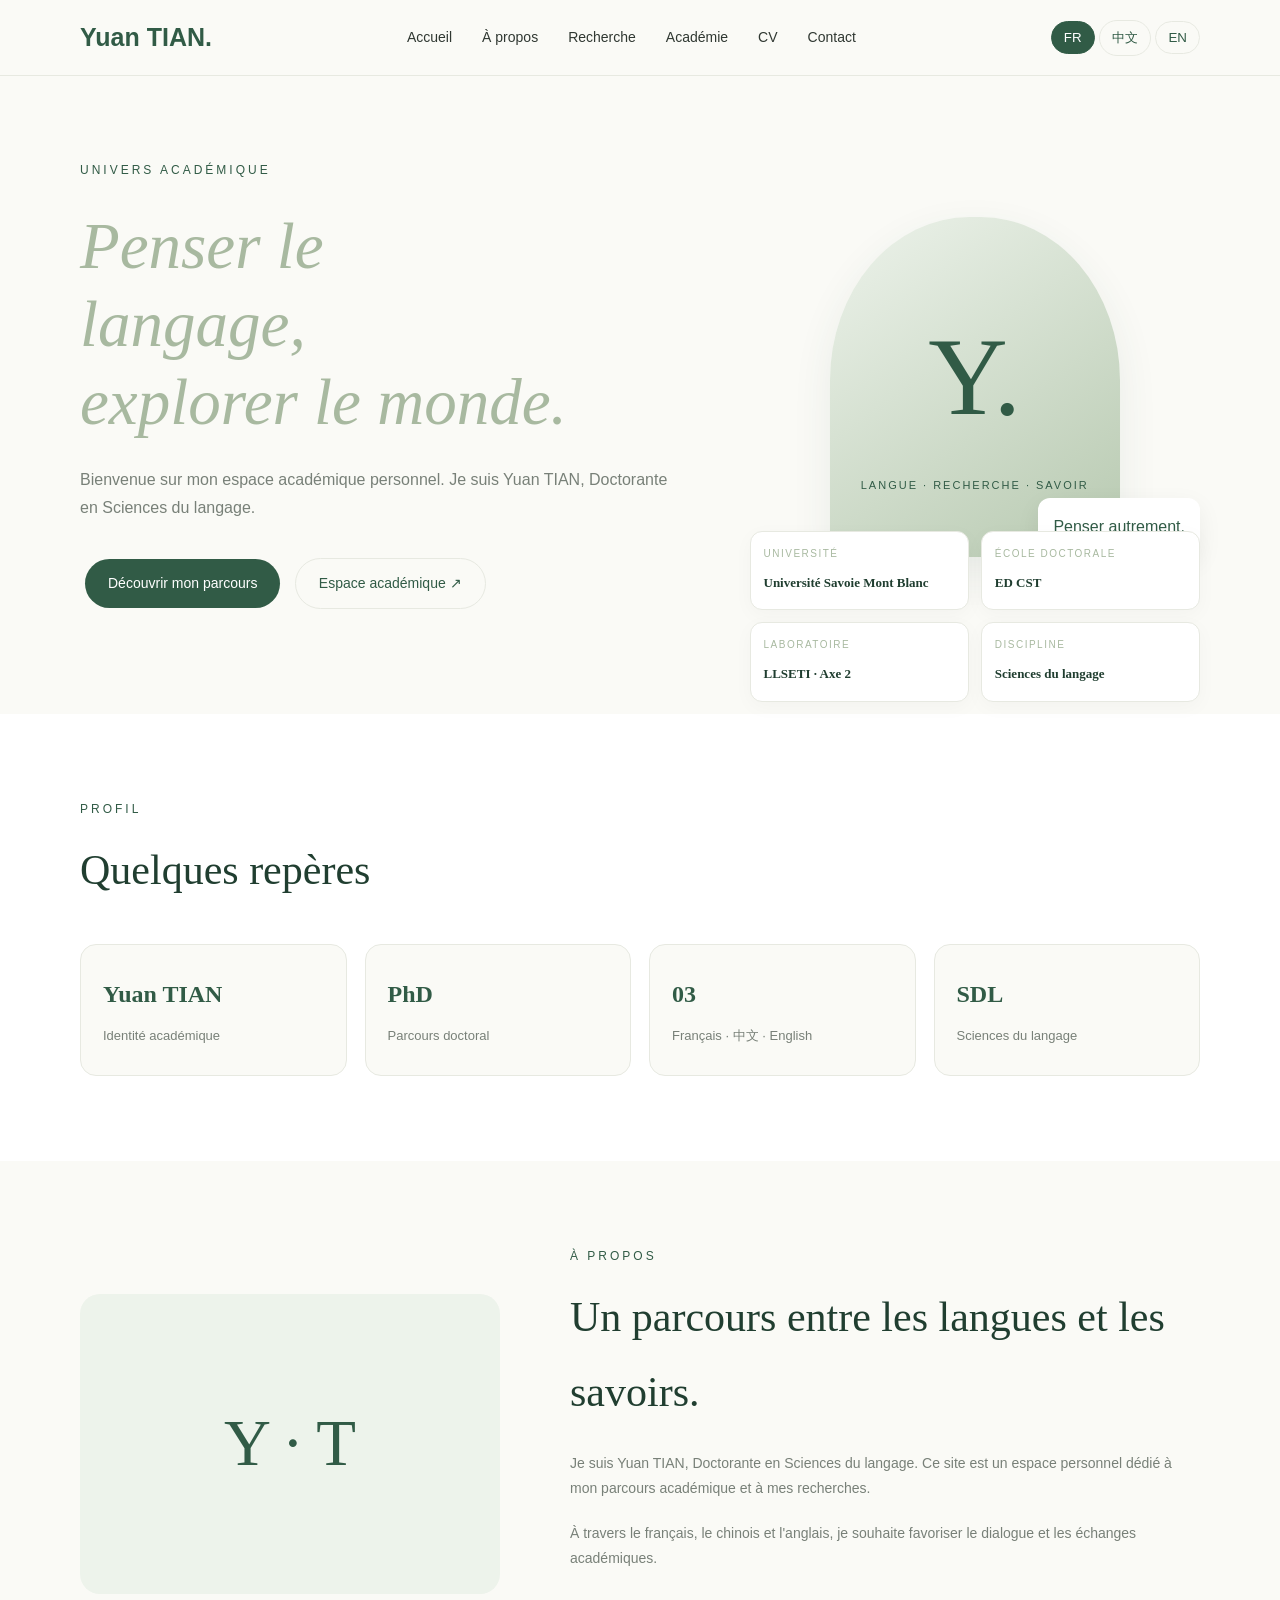
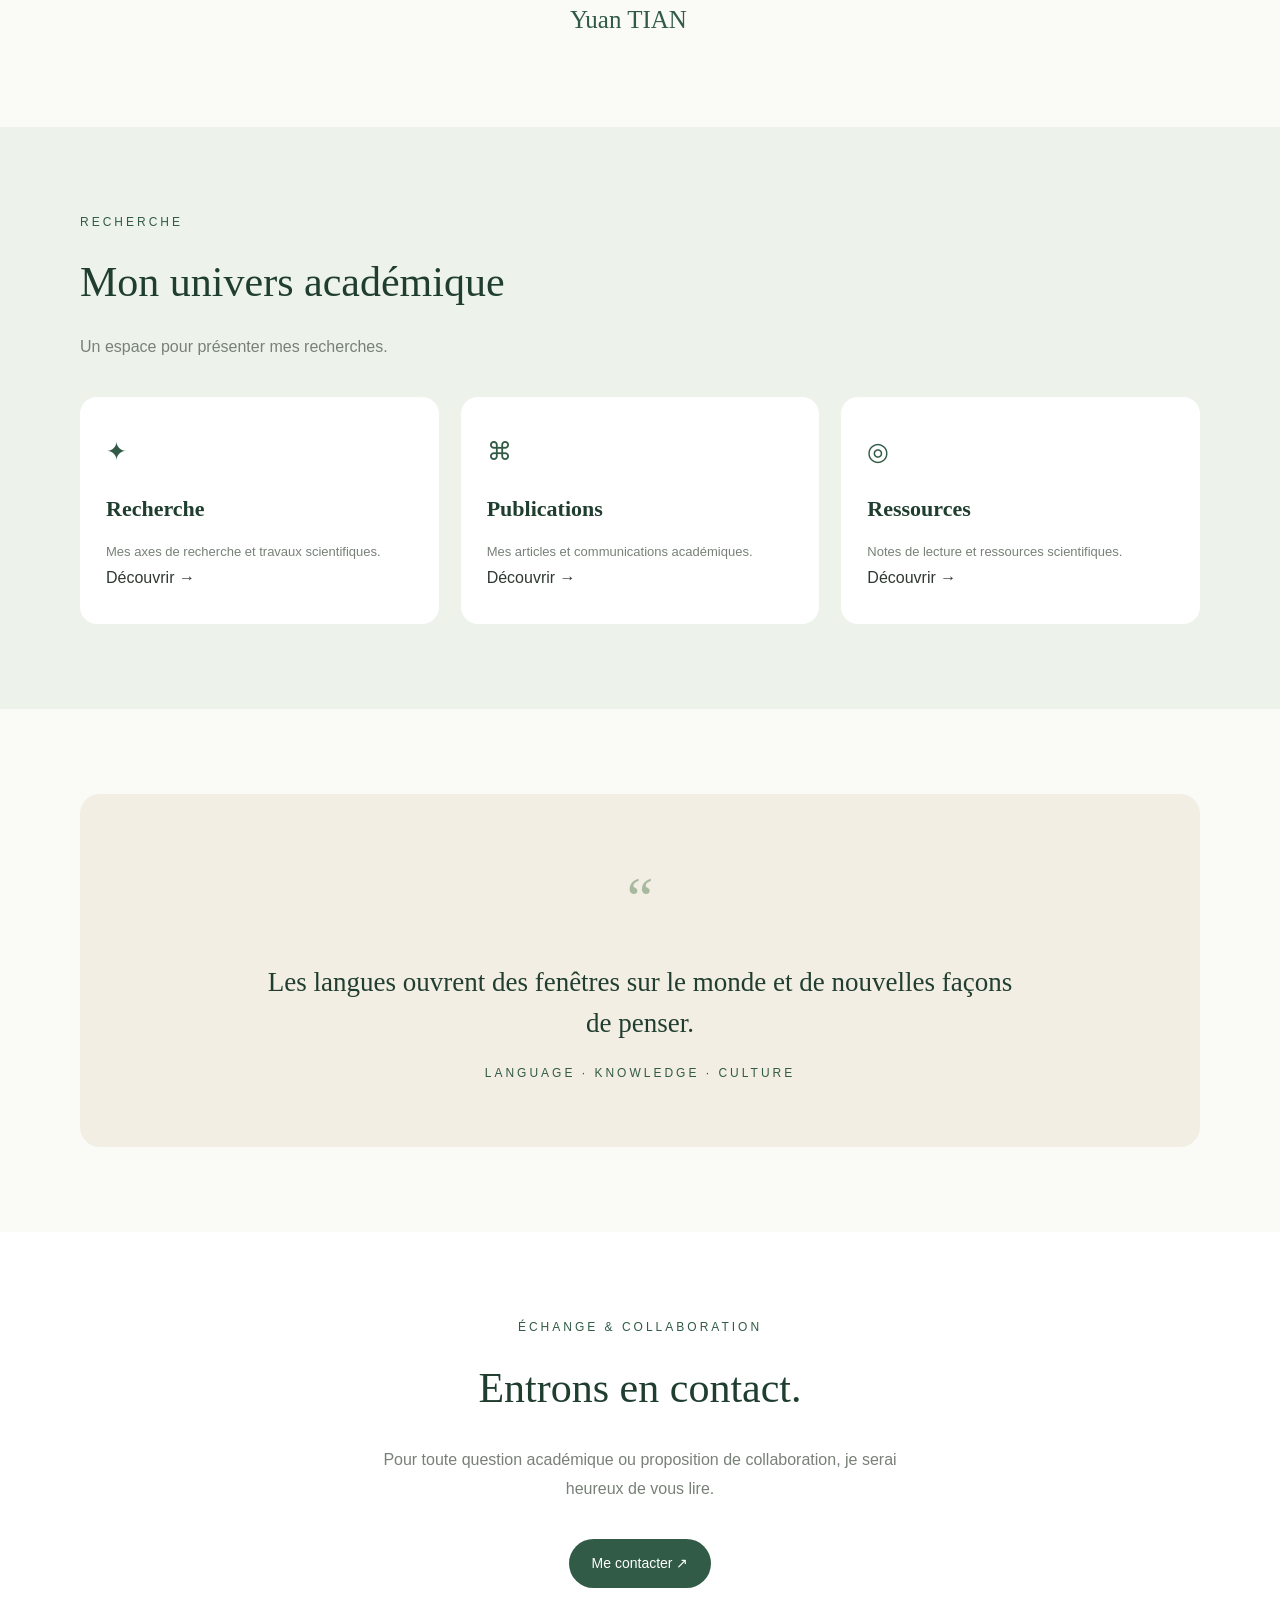
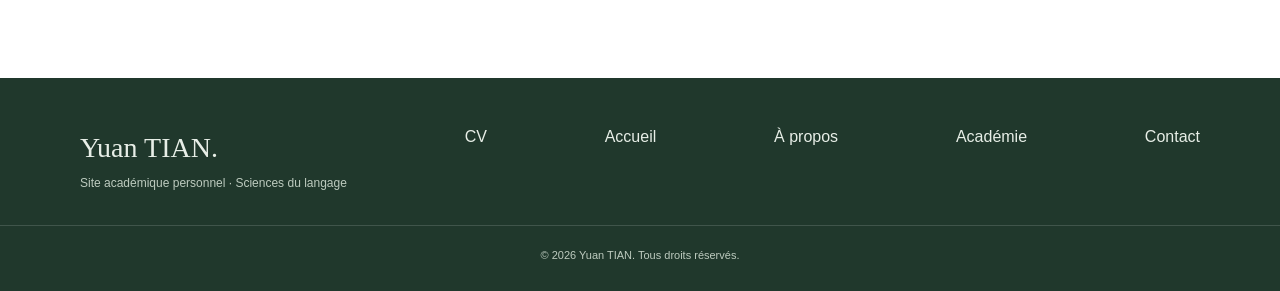
<file: index.html>
<!DOCTYPE html>
<html lang="fr">
<head>
<meta charset="UTF-8">
<meta name="viewport" content="width=device-width, initial-scale=1.0">
<title>Yuan TIAN | Sciences du langage</title>
<style>
:root {
  --bg:#fafaf6;
  --green:#315b46;
  --dark:#203e30;
  --sage:#a8b9a0;
  --light:#edf3eb;
  --cream:#f3eee3;
  --text:#303832;
  --muted:#788078;
  --border:#e7e9e1;
}
* {margin:0;padding:0;box-sizing:border-box}
html {scroll-behavior:smooth}
body {
  font-family:Arial,sans-serif;
  background:var(--bg);
  color:var(--text);
  line-height:1.8;
}
a {text-decoration:none;color:inherit}
.container {width:90%;max-width:1120px;margin:auto}

.navbar {
  position:fixed;top:0;left:0;width:100%;
  z-index:1000;background:rgba(250,250,246,.95);
  border-bottom:1px solid var(--border);
}
.nav-inner {
  height:75px;display:flex;
  align-items:center;justify-content:space-between;
}
.logo {font-size:25px;color:var(--green);font-weight:bold}
.nav-links {display:flex;gap:30px}
.nav-links a {font-size:14px;position:relative}
.nav-links a:hover {color:var(--green)}
.nav-links a:after {
  content:"";position:absolute;bottom:-7px;left:0;
  width:0;height:2px;background:var(--green);
  transition:.3s;
}
.nav-links a:hover:after {width:100%}
.language {
  border:1px solid var(--border);border-radius:30px;
  padding:8px 12px;background:transparent;
  color:var(--green);cursor:pointer;
}
  .language.active {
  background:var(--green);
  color:white;
  border-color:var(--green);
}
.menu-toggle {display:none;border:0;background:none;font-size:24px;color:var(--green)}

.hero {padding:160px 0 100px}
.hero-grid {
  display:grid;grid-template-columns:1.15fr .85fr;
  gap:60px;align-items:center;
}
.eyebrow {color:var(--green);letter-spacing:3px;font-size:12px;margin-bottom:25px}
h1 {
  font-family:Georgia,serif;font-size:65px;
  font-weight:normal;line-height:1.2;
  color:var(--dark);margin-bottom:25px;
}
h1 span {color:var(--sage);font-style:italic}
.hero-description {color:var(--muted);font-size:16px;margin-bottom:30px}
.btn {
  display:inline-block;padding:12px 23px;
  border-radius:30px;margin:5px;font-size:14px;
  transition:.3s;
}
.btn-primary {background:var(--green);color:white}
.btn-primary:hover {background:var(--dark);transform:translateY(-3px)}
.btn-outline {border:1px solid var(--border);color:var(--green)}
.btn-outline:hover {background:var(--light)}

.hero-visual {
  min-height:400px;display:flex;
  justify-content:center;align-items:center;
  position:relative;
}
.visual-content {
  width:290px;height:340px;
  border-radius:48% 48% 15px 15px;
  background:linear-gradient(145deg,#edf3eb,#b7c9b0);
  display:flex;flex-direction:column;
  align-items:center;justify-content:center;
  box-shadow:0 15px 40px #315b4615;
}
.visual-symbol {font-family:Georgia,serif;font-size:110px;color:var(--green)}
.visual-caption {font-size:11px;color:var(--green);letter-spacing:2px}
.floating-note {
  position:absolute;bottom:30px;right:0;
  background:white;padding:15px;border-radius:12px;
  color:var(--green);box-shadow:0 8px 25px #00000010;
}
.academic-info {
  position:absolute;
  left:0;
  bottom:-115px;
  width:100%;
  display:grid;
  grid-template-columns:1fr 1fr;
  gap:12px;
}

.academic-info-item {
  background:white;
  padding:13px;
  border:1px solid var(--border);
  border-radius:12px;
  box-shadow:0 5px 20px #00000008;
}

.academic-info-item span {
  display:block;
  font-size:10px;
  letter-spacing:1.5px;
  color:var(--sage);
  margin-bottom:5px;
}

.academic-info-item strong {
  font-family:Georgia,serif;
  font-size:13px;
  color:var(--dark);
}

@media(max-width:650px) {
  .academic-info {
    position:relative;
    bottom:auto;
    margin-top:20px;
  }

  .hero-visual {
    margin-bottom:20px;
  }
}
section {padding:85px 0}
.section-label {color:var(--green);font-size:12px;letter-spacing:3px;margin-bottom:12px}
.section-title {font-family:Georgia,serif;font-size:42px;font-weight:normal;color:var(--dark)}
.section-subtitle {color:var(--muted);margin-top:12px}
    
/* PROFILE CARDS */
.profile-card {
  background:#fafaf6;
  border:1px solid #e7e9e1;
  border-radius:16px;
  padding:28px 22px;
  transition:all .3s ease;
}
.profile-card strong {
  display:block;
  font-family:Georgia,serif;
  font-size:24px;
  color:#315b46;
  margin-bottom:8px;
}
.profile-card p {
  color:#788078;
  font-size:13px;
}
.profile-card:hover {
  transform:translateY(-7px);
  box-shadow:0 12px 35px rgba(39,65,47,.09);
  border-color:#a8b9a0;
}

/* ABOUT */
.about-grid {
  display:grid;
  grid-template-columns:.8fr 1.2fr;
  gap:70px;
  align-items:center;
}
.about-decoration {
  min-height:300px;
  background:#edf3eb;
  border-radius:20px;
  display:flex;
  align-items:center;
  justify-content:center;
  color:#315b46;
  font-family:Georgia,serif;
  font-size:65px;
}
.about-text {
  margin-top:20px;
  color:#788078;
  font-size:14px;
}
.about-signature {
  margin-top:25px;
  color:#315b46;
  font-family:Georgia,serif;
  font-size:25px;
}

/* RESEARCH */
.research {
  background:#edf3eb;
}
.research-grid {
  display:grid;
  grid-template-columns:repeat(3,1fr);
  gap:22px;
  margin-top:35px;
}
.research-card {
  padding:32px 26px;
  background:white;
  border-radius:17px;
  transition:.3s;
}
.research-card:hover {
  transform:translateY(-8px);
  box-shadow:0 12px 35px rgba(39,65,47,.09);
}
.research-icon {
  font-size:25px;
  color:#315b46;
  margin-bottom:15px;
}
.research-card h3 {
  font-family:Georgia,serif;
  font-size:22px;
  color:#203e30;
  margin-bottom:12px;
}
.research-card p {
  font-size:13px;
  color:#788078;
}

/* QUOTE */
.quote-box {
  background:#f3eee3;
  padding:50px 30px;
  text-align:center;
  border-radius:20px;
}
.quote-mark {
  color:#a8b9a0;
  font-family:Georgia,serif;
  font-size:60px;
}
.quote-text {
  max-width:750px;
  margin:10px auto 20px;
  font-family:Georgia,serif;
  font-size:27px;
  line-height:1.5;
  color:#203e30;
}

/* CONTACT */
.contact {
  background:white;
  text-align:center;
}
.contact-description {
  max-width:550px;
  margin:20px auto 30px;
  color:#788078;
}

/* FOOTER */
footer {
  background:#20382c;
  color:#e7eee7;
  padding:45px 0 25px;
}
.footer-grid {
  display:flex;
  justify-content:space-between;
  gap:30px;
  padding-bottom:30px;
}
.footer-name {
  font-family:Georgia,serif;
  font-size:28px;
}
.footer-description {
  color:#bdcbbf;
  font-size:12px;
}
.footer-links {
  display:flex;
  flex-wrap:wrap;
  gap:22px;
  font-size:13px;
}
.footer-links a:hover {
  color:#b5d0ae;
}
.copyright {
  padding-top:20px;
  border-top:1px solid #ffffff25;
  text-align:center;
  font-size:11px;
  color:#bdcbbf;
}

/* ANIMATION */
.reveal {
  opacity:0;
  transform:translateY(20px);
  transition:.7s;
}
.reveal.visible {
  opacity:1;
  transform:translateY(0);
}

/* MOBILE */
@media(max-width:850px) {
  .hero-grid {
    gap:25px;
  }
  #profileCards {
    grid-template-columns:repeat(2,1fr)!important;
  }
  .about-grid {
    gap:35px;
  }
}
@media(max-width:650px) {
  .nav-links {
    display:none;
    position:absolute;
    top:68px;
    left:0;
    width:100%;
    padding:25px 5%;
    background:#fafaf6;
    flex-direction:column;
    align-items:flex-start;
    gap:18px;
    border-bottom:1px solid #e7e9e1;
  }
  .nav-links.open {
    display:flex;
  }
  .menu-toggle {
    display:inline-block;
  }
  .hero {
    padding:125px 0 65px;
  }
  .hero-grid,.about-grid {
    grid-template-columns:1fr;
  }
  .hero-visual {
    min-height:340px;
  }
  .visual-content {
    width:230px;
    height:280px;
  }
  .visual-symbol {
    font-size:90px;
  }
  .research-grid {
    grid-template-columns:1fr;
  }
  .footer-grid {
    flex-direction:column;
  }
  .quote-text {
    font-size:22px;
  }
}

</style>
</head>
<body>

<header class="navbar">
<div class="container nav-inner">
  <a href="#home" class="logo">Yuan TIAN.</a>
  <nav class="nav-links" id="navLinks">
    <a href="#home" data-i18n="home">Accueil</a>
    <a href="#about" data-i18n="about">À propos</a>
    <a href="#research" data-i18n="research">Recherche</a>
    <a href="academic.html" data-i18n="academic">Académie</a>
    <a href="cv.html" data-i18n="cv">CV</a>
    <a href="contact.html" data-i18n="contact">Contact</a>
  </nav>
    <div style="display:flex;align-items:center;gap:10px">
    <div class="language-switcher">
      <button class="language" data-home-lang="fr">FR</button>
      <button class="language" data-home-lang="zh">中文</button>
      <button class="language" data-home-lang="en">EN</button>
    </div>
    <button class="menu-toggle" id="menuToggle">☰</button>
  </div>
</div>
</header>

<main>
<section class="hero" id="home">
<div class="container hero-grid">
  <div>
    <div class="eyebrow">UNIVERS ACADÉMIQUE</div>
    <h1>
      <span data-i18n="line1">Penser le</span><br>
      <span data-i18n="line2">langage,</span><br>
      <span data-i18n="line3">explorer le monde.</span>
    </h1>
    <p class="hero-description" data-i18n="description">
      Bienvenue sur mon espace académique personnel.
      Je suis Yuan TIAN, doctorante en Sciences du langage.
    </p>
    <a href="#about" class="btn btn-primary" data-i18n="discover">Découvrir mon parcours</a>
    <a href="academic.html" class="btn btn-outline" data-i18n="more">Espace académique ↗</a>
  </div>
  <div class="hero-visual reveal">
    <div class="visual-content">
      <div class="visual-symbol">Y.</div>
    <div class="visual-caption" data-i18n="visualCaption">
  LANGUE · RECHERCHE · SAVOIR
</div>
    </div>
   <div class="floating-note" data-i18n="floatingNote">
  Penser autrement.
</div>
        <div class="academic-info reveal">
      <div class="academic-info-item">
       <span data-i18n="university">UNIVERSITÉ</span>
        <strong>Université Savoie Mont Blanc</strong>
      </div>

      <div class="academic-info-item">
       <span data-i18n="doctoralSchool">ÉCOLE DOCTORALE</span>
        <strong>ED CST</strong>
      </div>

      <div class="academic-info-item">
       <span data-i18n="laboratory">LABORATOIRE</span>
        <strong>LLSETI · Axe 2</strong>
      </div>

      <div class="academic-info-item">
        <span data-i18n="field">DISCIPLINE</span>
        <strong data-i18n="disciplineName">语言科学</strong>
      </div>
    </div>
  </div>
</div>
</section>

<section style="background:white">
<div class="container">
  <div class="section-label">PROFIL</div>
  <h2 class="section-title" data-i18n="profile">Quelques repères</h2>
  <div id="profileCards" style="display:grid;grid-template-columns:repeat(4,1fr);gap:18px;margin-top:35px">
    <div class="profile-card"><strong>Yuan TIAN</strong><p data-i18n="identity">Identité académique</p></div>
    <div class="profile-card"><strong>PhD</strong><p data-i18n="doctoral">Parcours doctoral</p></div>
    <div class="profile-card"><strong>03</strong><p data-i18n="languages">Français · 中文 · English</p></div>
    <div class="profile-card"><strong>SDL</strong><p data-i18n="discipline">Sciences du langage</p></div>
  </div>
</div>
</section>
    
<section id="about">
  <div class="container about-grid">
    <div class="about-decoration reveal">Y · T</div>
    <div>
      <div class="reveal">   <div class="section-label" data-i18n="aboutLabel">À PROPOS</div>
      <h2 class="section-title" data-i18n="aboutTitle">
        Un parcours entre les langues et les savoirs.
      </h2>
      <p class="about-text" data-i18n="aboutText">
        Je suis Yuan TIAN, Doctorante en Sciences du langage.
        Ce site est un espace personnel dédié à mon parcours
        académique et à mes recherches.
      </p>
      <p class="about-text" data-i18n="aboutText2">
        À travers le français, le chinois et l'anglais,
        je souhaite favoriser le dialogue et les échanges académiques.
      </p>
      <div class="about-signature">Yuan TIAN</div>
    </div>
  </div>
</section>

<section class="research" id="research">
  <div class="container">
    <div class="section-label" data-i18n="researchLabel">RECHERCHE</div>
    <h2 class="section-title" data-i18n="researchTitle">
      Mon univers académique
    </h2>
    <p class="section-subtitle" data-i18n="researchSubtitle">
      Un espace pour présenter mes recherches.
    </p>

   
<div class="research-grid">

  <!-- RECHERCHE -->
  <a href="academic.html#research"
     class="research-card reveal">
    <div class="research-icon">✦</div>
    <h3 data-i18n="card1Title">Recherche</h3>
    <p data-i18n="card1Text">
      Mes axes de recherche et travaux scientifiques.
    </p>
    <span class="card-link">Découvrir →</span>
  </a>

  <!-- PUBLICATIONS -->
  <a href="academic.html#publications"
     class="research-card reveal">
    <div class="research-icon">⌘</div>
    <h3 data-i18n="card2Title">Publications</h3>
    <p data-i18n="card2Text">
      Mes articles et communications académiques.
    </p>
    <span class="card-link">Découvrir →</span>
  </a>

  <!-- RESSOURCES -->
  <a href="academic.html#resources"
     class="research-card reveal">
    <div class="research-icon">◎</div>
    <h3 data-i18n="card3Title">Ressources</h3>
    <p data-i18n="card3Text">
      Notes de lecture et ressources scientifiques.
    </p>
    <span class="card-link">Découvrir →</span>
  </a>

</div>
</div>
</section>

<section>
  <div class="container">
    <div class="quote-box reveal">
      <div class="quote-mark">“</div>
      <p class="quote-text" data-i18n="quote">
        Les langues ouvrent des fenêtres sur le monde
        et de nouvelles façons de penser.
      </p>
      <div class="section-label">LANGUAGE · KNOWLEDGE · CULTURE</div>
    </div>
  </div>
</section>

<section class="contact">
  <div class="container reveal">
    <div class="section-label" data-i18n="contactLabel">
      ÉCHANGE & COLLABORATION
    </div>
    <h2 class="section-title" data-i18n="contactTitle">
      Entrons en contact.
    </h2>
    <p class="contact-description" data-i18n="contactText">
      Pour toute question académique ou proposition de collaboration,
      je serai heureux de vous lire.
    </p>
    <a href="contact.html" class="btn btn-primary" data-i18n="contactBtn">
      Me contacter ↗
    </a>
  </div>
</section>
</main>

<footer>
  <div class="container">
    <div class="footer-grid">
      <div>
        <div class="footer-name">Yuan TIAN.</div>
        <p class="footer-description">Site académique personnel · Sciences du langage</p>
      </div>
      <a href="cv.html" data-i18n="cv">CV</a>
        <a href="#home" data-i18n="home">Accueil</a>
        <a href="#about" data-i18n="about">À propos</a>
        <a href="academic.html" data-i18n="academic">Académie</a>
        <a href="contact.html" data-i18n="contact">Contact</a>
      </div>
    </div>
    <div class="copyright">
      © <span id="year"></span> Yuan TIAN. Tous droits réservés.
    </div>
  </div>
</footer>

<script>
const translations = {
fr:{
home:"Accueil",about:"À propos",research:"Recherche",
academic:"Académie",cv:"CV",contact:"Contact",
line1:"Penser le",line2:"langage,",line3:"explorer le monde.",
description:"Bienvenue sur mon espace académique personnel. Je suis Yuan TIAN, Doctorante en Sciences du langage.",
discover:"Découvrir mon parcours",more:"Espace académique ↗",
profile:"Quelques repères",identity:"Identité académique",
doctoral:"Parcours doctoral",languages:"Français · 中文 · English",
discipline:"Sciences du langage",
  disciplineName:"Sciences du langage",
aboutLabel:"À PROPOS",
aboutTitle:"Un parcours entre les langues et les savoirs.",
aboutText:"Je suis Yuan TIAN, Doctorante en Sciences du langage. Ce site est un espace personnel dédié à mon parcours académique et à mes recherches.",
aboutText2:"À travers le français, le chinois et l'anglais, je souhaite favoriser le dialogue et les échanges académiques.",
researchLabel:"RECHERCHE",researchTitle:"Mon univers académique",
researchSubtitle:"Un espace pour présenter mes recherches.",
card1Title:"Recherche",card1Text:"Mes axes de recherche et travaux scientifiques.",
card2Title:"Publications",card2Text:"Mes articles et communications académiques.",
card3Title:"Ressources",card3Text:"Notes de lecture et ressources scientifiques.",
quote:"Les langues ouvrent des fenêtres sur le monde et de nouvelles façons de penser.",
contactLabel:"ÉCHANGE & COLLABORATION",
contactTitle:"Entrons en contact.",
contactText:"Pour toute question académique ou proposition de collaboration, je serai heureux de vous lire.",
contactBtn:"Me contacter ↗"
},
zh:{
home:"首页",about:"关于我",research:"研究方向",
academic:"学术空间",cv:"个人简历",contact:"联系我",
line1:"探索",line2:"语言，",line3:"理解世界。",
description:"欢迎来到我的个人学术网站。我是 Yuan TIAN，一名语言科学博士生。这里记录我的学术经历与研究活动。",
discover:"了解我的学术经历",more:"学术空间 ↗",
profile:"个人简介",identity:"个人学术身份",
doctoral:"博士研究生",languages:"法语 · 中文 · 英语",
discipline:"语言科学",
  disciplineName:"语言科学",
visualCaption:"语言 · 研究 · 知识",
floatingNote:"换一种方式思考。",
university:"大学",
doctoralSchool:"博士生院",
laboratory:"实验室",
field:"学科领域",
aboutLabel:"关于我",
aboutTitle:"在语言与知识之间探索。",
aboutText:"我是 Yuan TIAN，一名语言科学博士生。这个网站是我的个人学术空间，用于展示学术经历与研究。",
aboutText2:"通过法语、中文和英语，我希望促进交流、思考与学术对话。",
researchLabel:"学术研究",researchTitle:"我的学术空间",
researchSubtitle:"介绍我的研究与学术活动。",
card1Title:"研究方向",card1Text:"介绍研究主题与科学研究工作。",
card2Title:"学术成果",card2Text:"展示论文与学术会议成果。",
card3Title:"学习资源",card3Text:"阅读笔记与学术资料。",
quote:"语言为我们打开认识世界的窗口，也带来新的思考方式。",
contactLabel:"交流与合作",
contactTitle:"欢迎与我联系。",
contactText:"无论是学术问题还是合作邀请，我都期待与你交流。",
contactBtn:"联系我 ↗"
},
en:{
home:"Home",about:"About",research:"Research",
academic:"Academics",cv:"CV",contact:"Contact",
line1:"Thinking about",line2:"language,",line3:"exploring the world.",
description:"Welcome to my personal academic website. I am Yuan TIAN, a doctoral researcher in language sciences.",
discover:"Discover my journey",more:"Academic space ↗",
profile:"A few key facts",identity:"Academic identity",
doctoral:"Doctoral studies",languages:"French · Chinese · English",
discipline:"Language Sciences",
  disciplineName:"Language Sciences",
visualCaption:"LANGUAGE · RESEARCH · KNOWLEDGE",
floatingNote:"Thinking differently.",
university:"UNIVERSITY",
doctoralSchool:"DOCTORAL SCHOOL",
laboratory:"LABORATORY",
field:"DISCIPLINE",
aboutLabel:"ABOUT",
aboutTitle:"A journey across languages and knowledge.",
aboutText:"I am Yuan TIAN, a doctoral researcher in language sciences. This website is dedicated to my academic journey and research.",
aboutText2:"Through French, Chinese and English, I hope to encourage dialogue and academic exchange.",
researchLabel:"RESEARCH",researchTitle:"My academic world",
researchSubtitle:"A space to present my research.",
card1Title:"Research",card1Text:"My research interests and scientific work.",
card2Title:"Publications",card2Text:"My articles and academic presentations.",
card3Title:"Resources",card3Text:"Reading notes and academic resources.",
quote:"Languages open windows onto the world and new ways of thinking.",
contactLabel:"EXCHANGE & COLLABORATION",
contactTitle:"Let's get in touch.",
contactText:"For academic questions or collaboration proposals, I would be delighted to hear from you.",
contactBtn:"Contact me ↗"
}
};



const order = ["fr", "zh", "en"];

const STORAGE_KEY = "yuan_tian_language";

const languageMap = {
  fr: "FR",
  zh: "CN",
  en: "EN"
};

// Read saved language from the shared storage
const savedLanguage = localStorage.getItem(STORAGE_KEY);
const oldLanguage = localStorage.getItem("preferredLanguage");

let lang = savedLanguage
  ? ({
      FR: "fr",
      CN: "zh",
      EN: "en"
    }[savedLanguage] || "fr")
  : (oldLanguage || "fr");

function setLanguage(next) {
  if (!translations[next]) return;

  lang = next;

  // Save language for all pages
  localStorage.setItem(STORAGE_KEY, languageMap[next]);
  localStorage.setItem("preferredLanguage", next);

  document.documentElement.lang =
    next === "zh" ? "zh-CN" : next;

  document.querySelectorAll("[data-i18n]").forEach(el => {
    const key = el.dataset.i18n;

    if (translations[next][key] !== undefined) {
      el.textContent = translations[next][key];
    }
  });

  // Highlight selected language button
  document.querySelectorAll("[data-home-lang]").forEach(button => {
    const active = button.dataset.homeLang === next;

    button.classList.toggle("active", active);
    button.setAttribute("aria-pressed", String(active));
  });
}

// Three independent language buttons
document.querySelectorAll("[data-home-lang]").forEach(button => {
  button.addEventListener("click", () => {
    setLanguage(button.dataset.homeLang);
  });
});

// Apply saved language on page load
setLanguage(lang);

const toggle=document.getElementById("menuToggle");
const nav=document.getElementById("navLinks");

toggle.addEventListener("click",()=>{
  nav.classList.toggle("open");
});

nav.querySelectorAll("a").forEach(a=>{
  a.addEventListener("click",()=>nav.classList.remove("open"));
});

document.getElementById("year").textContent=new Date().getFullYear();

if("IntersectionObserver" in window){
  const observer=new IntersectionObserver(entries=>{
    entries.forEach(entry=>{
      if(entry.isIntersecting){
        entry.target.classList.add("visible");
        observer.unobserve(entry.target);
      }
    });
  },{threshold:.12});

  document.querySelectorAll(".reveal").forEach(el=>observer.observe(el));
}
</script>
</body>
</html>
</file>
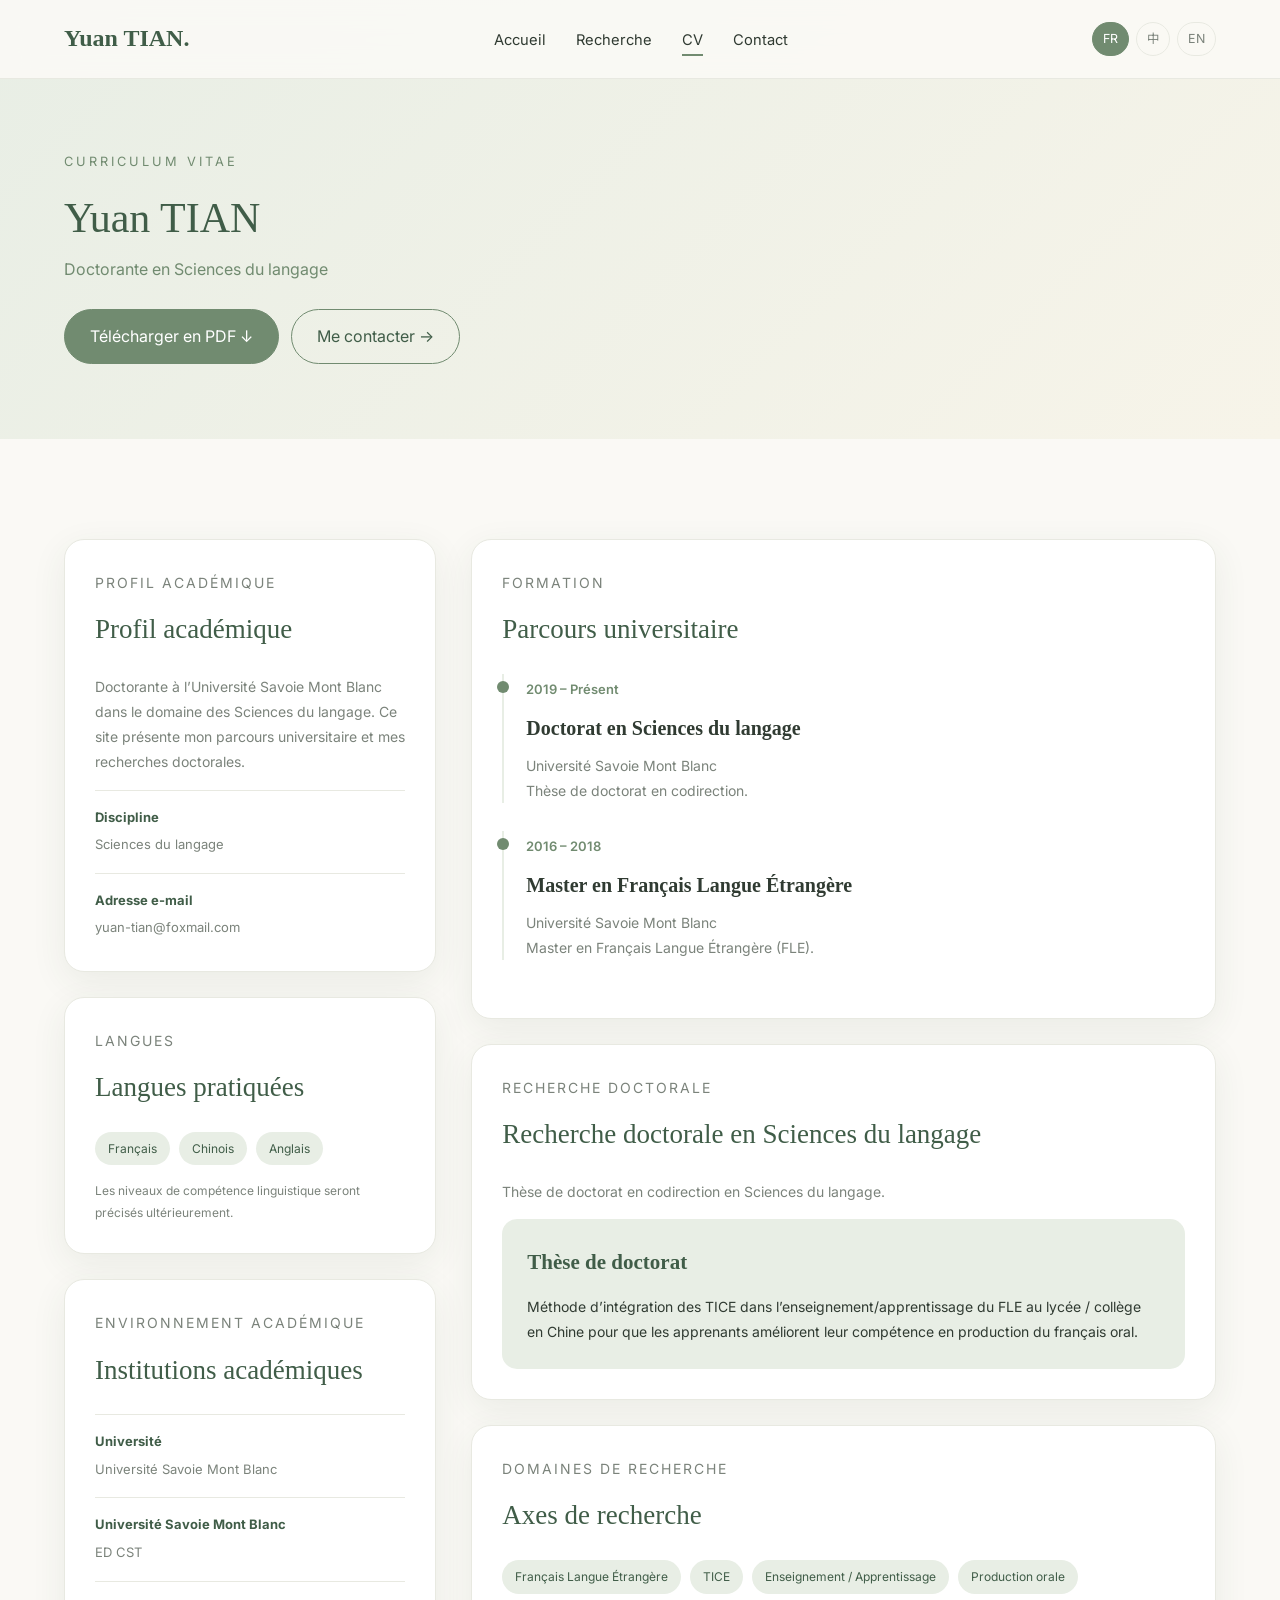
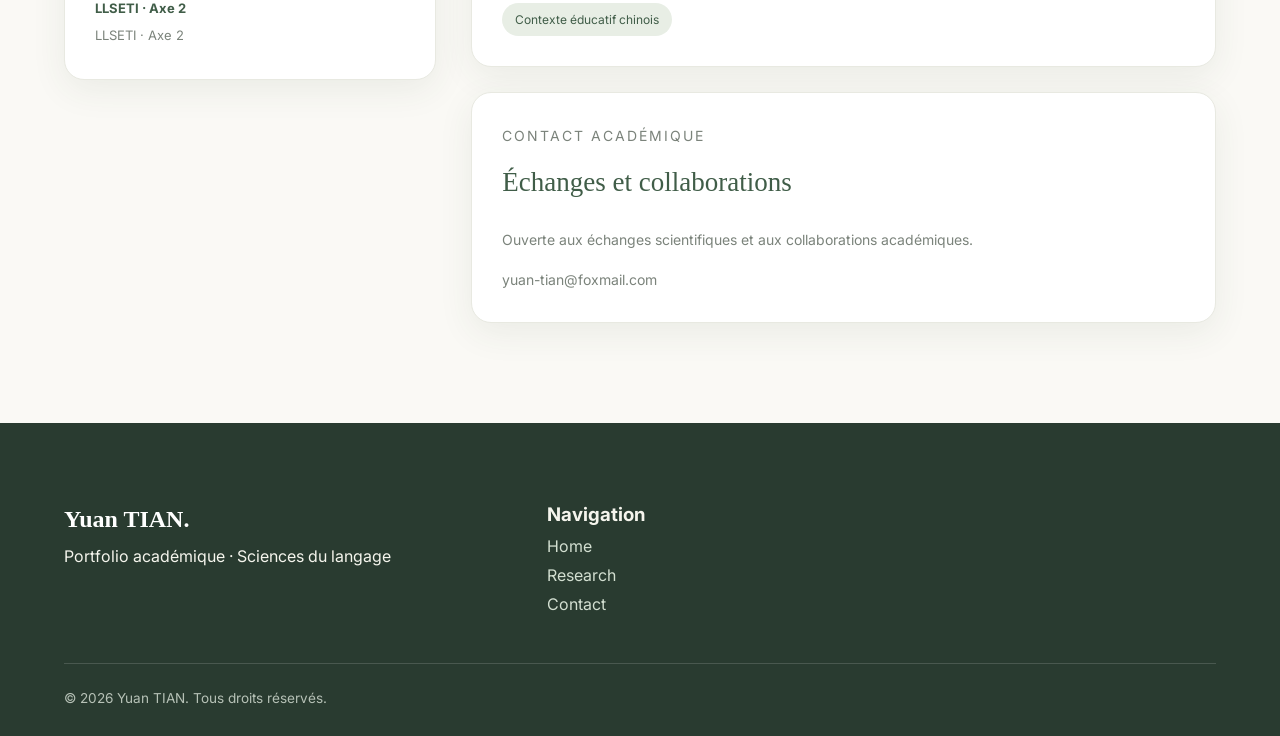
<file: cv.html>
<!DOCTYPE html>
<html lang="fr">
<head>
<meta charset="UTF-8">
<meta name="viewport" content="width=device-width, initial-scale=1.0">
<meta name="description" content="Curriculum Vitae académique de Yuan Tian.">
<title>CV | Yuan TIAN</title>

<link rel="preconnect" href="https://fonts.googleapis.com">
<link href="https://fonts.googleapis.com/css2?family=Inter:wght@400;500;600;700&family=Noto+Sans+SC:wght@400;500;700&family=Cormorant+Garamond:wght@400;500;600&display=swap" rel="stylesheet">

<link rel="stylesheet" href="css/style.css">

<style>
.cv-hero {
  padding:150px 0 75px;
  background:linear-gradient(135deg,#e8eee5,#f7f4e9);
}
.cv-layout {
  display:grid;
  grid-template-columns:1fr 2fr;
  gap:35px;
  align-items:start;
}
.cv-sidebar,.cv-main {
  display:flex;
  flex-direction:column;
  gap:25px;
}
.cv-card {
  background:white;
  border:1px solid var(--border);
  border-radius:20px;
  padding:30px;
  box-shadow:var(--shadow);
}
.cv-name {
  font-family:Georgia,serif;
  font-size:42px;
  font-weight:400;
  color:var(--green-dark);
  line-height:1.2;
}
.cv-position {
  color:var(--green);
  margin-top:12px;
}
.cv-section-title {
  font-family:Georgia,serif;
  font-size:27px;
  font-weight:400;
  color:var(--green-dark);
  margin-bottom:20px;
}
.cv-label {
  font-size:11px;
  letter-spacing:2px;
  color:var(--green);
  margin-bottom:10px;
}
.cv-entry {
  border-left:2px solid var(--green-light);
  padding-left:22px;
  margin-bottom:28px;
  position:relative;
}
.cv-entry:before {
  content:"";
  position:absolute;
  left:-7px;
  top:7px;
  width:12px;
  height:12px;
  border-radius:50%;
  background:var(--green);
}
.cv-date {
  color:var(--green);
  font-size:13px;
  font-weight:600;
}
.cv-entry h3 {
  font-family:Georgia,serif;
  font-size:20px;
  margin:7px 0;
}
.cv-entry p,.cv-card p {
  color:var(--muted);
  font-size:14px;
}
.cv-thesis {
  background:var(--green-light);
  border-radius:15px;
  padding:25px;
  margin-top:15px;
  color:var(--green-dark);
}
.cv-thesis h3 {
  font-family:Georgia,serif;
  font-size:21px;
  margin-bottom:12px;
}
.cv-thesis p {
  color:var(--text);
  font-size:14px;
}
.cv-info {
  margin-top:15px;
  padding-top:15px;
  border-top:1px solid var(--border);
}
.cv-info strong {
  display:block;
  color:var(--green-dark);
  font-size:13px;
}
.cv-info span {
  color:var(--muted);
  font-size:13px;
}
.cv-skills {
  display:flex;
  flex-wrap:wrap;
  gap:9px;
  margin-top:12px;
}
.cv-skills span {
  background:var(--green-light);
  color:var(--green-dark);
  padding:6px 13px;
  border-radius:30px;
  font-size:12px;
}
.cv-actions {
  display:flex;
  gap:12px;
  flex-wrap:wrap;
  margin-top:25px;
}
.cv-note {
  font-size:12px!important;
  margin-top:15px;
}
@media(max-width:750px) {
  .cv-layout {
    grid-template-columns:1fr;
  }
  .cv-hero {
    padding:125px 0 55px;
  }
  .cv-name {
    font-size:35px;
  }
}
@media print {
  @page { size:A4; margin:15mm; }
  body {
    background:white!important;
    font-size:11px;
  }
  .navbar,.footer,.cv-actions {
    display:none!important;
  }
  .cv-hero {
    padding:15px 0 25px;
    background:white!important;
  }
  .section {
    padding:20px 0;
  }
  .cv-layout {
    grid-template-columns:1fr 2fr;
    gap:15px;
  }
  .cv-card {
    box-shadow:none;
    border:1px solid #ddd;
    padding:18px;
    break-inside:avoid;
  }
  .cv-entry {
    break-inside:avoid;
  }
  .cv-thesis {
    background:#edf3eb!important;
    print-color-adjust:exact;
  }
}
</style>
</head>

<body>

<nav class="navbar">
  <div class="container nav-inner">
    <a href="index.html" class="logo">Yuan TIAN.</a>

    <button class="menu-toggle"
      aria-label="Open navigation"
      aria-expanded="false">☰</button>

    <ul class="nav-links">
      <li><a href="index.html" data-i18n="nav_home">Accueil</a></li>
      <li><a href="academic.html" data-i18n="nav_academic">Recherche</a></li>
      <li><a href="cv.html" class="active" data-i18n="nav_cv">CV</a></li>
      <li><a href="contact.html" data-i18n="nav_contact">Contact</a></li>
    </ul>

    <div class="language-switch">
      <button data-lang="FR">FR</button>
      <button data-lang="CN">中</button>
      <button data-lang="EN">EN</button>
    </div>
  </div>
</nav>

<header class="cv-hero">
  <div class="container">
    <p class="hero-label" data-i18n="cv_label">CURRICULUM VITAE</p>
    <h1 class="cv-name">Yuan TIAN</h1>
    <p class="cv-position" data-i18n="cv_position">
      Doctorante en Sciences du langage
    </p>
    <div class="cv-actions">
      <button class="btn" onclick="window.print()" data-i18n="cv_print">
        Télécharger en PDF ↓
      </button>
      <a href="contact.html" class="btn btn-outline" data-i18n="contact_button">
        Me contacter →
      </a>
    </div>
  </div>
</header>

<main class="section">
<div class="container cv-layout">

<!-- SIDEBAR -->
<aside class="cv-sidebar">

  <div class="cv-card">
    <p class="cv-label" data-i18n="cv_profile_label">PROFIL</p>
    <h2 class="cv-section-title" data-i18n="cv_profile_title">
      Profil académique
    </h2>
    <p data-i18n="cv_profile_text">
      Doctorante en Sciences du langage à l’Université Savoie Mont Blanc.
    </p>

    <div class="cv-info">
      <strong data-i18n="cv_field_label">Discipline</strong>
      <span data-i18n="cv_field">Sciences du langage</span>
    </div>

    <div class="cv-info">
      <strong data-i18n="cv_email_label">Email</strong>
      <span><a href="mailto:yuan-tian@foxmail.com">yuan-tian@foxmail.com</a></span>
    </div>
  </div>

  <div class="cv-card">
    <p class="cv-label" data-i18n="cv_languages_label">LANGUES</p>
    <h2 class="cv-section-title" data-i18n="cv_languages_title">
      Compétences linguistiques
    </h2>
    <div class="cv-skills">
      <span data-i18n="cv_french">Français</span>
      <span data-i18n="cv_chinese">Chinois</span>
      <span data-i18n="cv_english">Anglais</span>
    </div>
    <p class="cv-note" data-i18n="cv_language_note">
      Les niveaux de maîtrise restent à préciser.
    </p>
  </div>

  <div class="cv-card">
    <p class="cv-label" data-i18n="cv_environment_label">
      ENVIRONNEMENT ACADÉMIQUE
    </p>
    <h2 class="cv-section-title" data-i18n="cv_environment_title">
      Institutions
    </h2>

    <div class="cv-info">
      <strong data-i18n="cv_university">Université</strong>
      <span>Université Savoie Mont Blanc</span>
    </div>

    <div class="cv-info">
      <strong data-i18n="cv_school">École doctorale</strong>
      <span>ED CST</span>
    </div>

    <div class="cv-info">
      <strong data-i18n="cv_lab">Laboratoire</strong>
      <span>LLSETI · Axe 2</span>
    </div>
  </div>

</aside>

<!-- MAIN CV -->
<div class="cv-main">

  <section class="cv-card">
    <p class="cv-label" data-i18n="cv_education_label">FORMATION</p>
    <h2 class="cv-section-title" data-i18n="cv_education_title">
      Parcours universitaire
    </h2>

    <div class="cv-entry">
      <span class="cv-date">2019 – Présent</span>
      <h3 data-i18n="cv_phd">Doctorat en Sciences du langage</h3>
      <p>Université Savoie Mont Blanc</p>
      <p data-i18n="cv_phd_detail">
        Doctorat en Français Langue Étrangère.
      </p>
    </div>

    <div class="cv-entry">
      <span class="cv-date">2016 – 2018</span>
      <h3 data-i18n="cv_master">Master en Français Langue Étrangère</h3>
      <p>Université Savoie Mont Blanc</p>
      <p data-i18n="cv_master_detail">
        Master en Français Langue Étrangère (FLE).
      </p>
    </div>
  </section>

  <section class="cv-card">
    <p class="cv-label" data-i18n="cv_research_label">
      RECHERCHE DOCTORALE
    </p>
    <h2 class="cv-section-title" data-i18n="cv_research_title">
      Sujet de recherche
    </h2>

    <p data-i18n="cv_codirection">
      Thèse de doctorat en codirection en Sciences du langage.
    </p>

    <div class="cv-thesis">
      <h3 data-i18n="cv_thesis_heading">Titre de la thèse</h3>
      <p>
        Méthode d’intégration des TICE dans l’enseignement/apprentissage
        du FLE au lycée / collège en Chine pour que les apprenants
        améliorent leur compétence en production du français oral.
      </p>
    </div>
  </section>

  <section class="cv-card">
    <p class="cv-label" data-i18n="cv_focus_label">
      AXES DE RECHERCHE
    </p>
    <h2 class="cv-section-title" data-i18n="cv_focus_title">
      Domaines de recherche
    </h2>

    <div class="cv-skills">
      <span data-i18n="cv_focus_1">Français Langue Étrangère</span>
      <span data-i18n="cv_focus_2">TICE</span>
      <span data-i18n="cv_focus_3">Enseignement / Apprentissage</span>
      <span data-i18n="cv_focus_4">Production orale</span>
      <span data-i18n="cv_focus_5">Contexte éducatif chinois</span>
    </div>
  </section>

  <section class="cv-card">
    <p class="cv-label" data-i18n="cv_collaboration_label">
      CONTACT ACADÉMIQUE
    </p>
    <h2 class="cv-section-title" data-i18n="cv_collaboration_title">
      Échanges et collaborations
    </h2>
    <p data-i18n="cv_collaboration_text">
      Ouverte aux échanges scientifiques et aux collaborations académiques.
    </p>
    <p style="margin-top:15px">
      <a href="mailto:yuan-tian@foxmail.com">
        yuan-tian@foxmail.com
      </a>
    </p>
  </section>

</div>
</div>
</main>

<footer class="footer">
  <div class="container">
    <div class="footer-grid">
      <div>
        <h2 class="logo" style="color:white">Yuan TIAN.</h2>
        <p data-i18n="footer_description">
          Portfolio académique · Sciences du langage
        </p>
      </div>
      <div>
        <h3 data-i18n="footer_navigation">Navigation</h3>
        <p><a href="index.html">Home</a></p>
        <p><a href="academic.html">Research</a></p>
        <p><a href="contact.html">Contact</a></p>
      </div>
    </div>
    <div class="footer-bottom">
      © <span class="current-year"></span> Yuan TIAN.
      <span data-i18n="footer_rights">All rights reserved.</span>
    </div>
  </div>
</footer>

<script src="js/translations.js"></script>
<script src="js/main.js"></script>

<script>
const menu = document.querySelector(".menu-toggle");
const links = document.querySelector(".nav-links");

if(menu && links) {
  menu.addEventListener("click", () => {
    const opened = links.classList.toggle("open");
    menu.setAttribute("aria-expanded", opened);
    menu.textContent = opened ? "✕" : "☰";
  });

  links.querySelectorAll("a").forEach(link => {
    link.addEventListener("click", () => {
      links.classList.remove("open");
      menu.setAttribute("aria-expanded", "false");
      menu.textContent = "☰";
    });
  });
}
</script>

<script src="js/translations.js"></script>
<script src="js/main.js"></script>
  
</body>
</html>
</file>
<file: css/style.css>
/* =========================================
   YUAN TIAN | ACADEMIC PORTFOLIO
   Global Design System
   ========================================= */

:root {
  --green: #718b70;
  --green-dark: #405d48;
  --green-light: #e8eee5;
  --cream: #faf9f5;
  --white: #ffffff;
  --yellow: #f5efd9;
  --text: #303b32;
  --muted: #7b837b;
  --border: #e8e9e1;

  --radius: 20px;
  --shadow: 0 10px 35px rgba(53, 75, 55, .08);
  --transition: all .3s ease;
}

* {
  margin: 0;
  padding: 0;
  box-sizing: border-box;
}

html {
  scroll-behavior: smooth;
  scroll-padding-top: 90px;
}

body {
  font-family: "Inter", "Noto Sans SC",
    "Noto Sans", sans-serif;
  background: var(--cream);
  color: var(--text);
  line-height: 1.8;
  overflow-x: hidden;
}

a {
  color: inherit;
  text-decoration: none;
  transition: var(--transition);
}

img {
  display: block;
  max-width: 100%;
  height: auto;
}

button, input, textarea, select {
  font: inherit;
}

/* CONTAINER */

.container {
  width: min(1160px, 90%);
  margin-inline: auto;
}

.section {
  padding: 100px 0;
}

.section-title {
  font-family: Georgia, serif;
  font-size: clamp(2rem, 4vw, 3.2rem);
  font-weight: 400;
  line-height: 1.2;
  margin-bottom: 18px;
}

.section-subtitle {
  color: var(--muted);
  max-width: 650px;
}

/* NAVIGATION */

.navbar {
  position: fixed;
  inset: 0 0 auto;
  z-index: 1000;
  background: rgba(250, 249, 245, .94);
  backdrop-filter: blur(14px);
  border-bottom: 1px solid var(--border);
}

.nav-inner {
  min-height: 78px;
  display: flex;
  align-items: center;
  justify-content: space-between;
  gap: 24px;
}

.logo {
  font-family: Georgia, serif;
  font-size: 1.5rem;
  color: var(--green-dark);
  font-weight: 600;
}

.nav-links {
  display: flex;
  align-items: center;
  gap: 30px;
  list-style: none;
}

.nav-links a {
  position: relative;
  font-size: .92rem;
}

.nav-links a::after {
  content: "";
  position: absolute;
  left: 0;
  bottom: -7px;
  width: 0;
  height: 2px;
  background: var(--green);
  transition: var(--transition);
}

.nav-links a:hover::after,
.nav-links a.active::after {
  width: 100%;
}

.language-switch {
  display: flex;
  gap: 7px;
}

.language-switch button {
  border: 1px solid var(--border);
  background: transparent;
  color: var(--muted);
  border-radius: 30px;
  padding: 5px 10px;
  cursor: pointer;
  font-size: .78rem;
}

.language-switch button.active,
.language-switch button:hover {
  background: var(--green);
  color: white;
  border-color: var(--green);
}

.menu-toggle {
  display: none;
  border: 0;
  background: transparent;
  color: var(--green-dark);
  font-size: 1.6rem;
  cursor: pointer;
}

/* BUTTONS */

.btn {
  display: inline-flex;
  justify-content: center;
  align-items: center;
  gap: 10px;
  padding: 12px 25px;
  border-radius: 50px;
  border: 1px solid var(--green);
  background: var(--green);
  color: white;
  cursor: pointer;
  transition: var(--transition);
}

.btn:hover {
  background: var(--green-dark);
  transform: translateY(-3px);
}

.btn-outline {
  background: transparent;
  color: var(--green-dark);
}

.btn-outline:hover {
  color: white;
}

/* HERO */

.hero {
  min-height: 720px;
  padding: 150px 0 90px;
  display: flex;
  align-items: center;
}

.hero-grid {
  display: grid;
  grid-template-columns: 1.05fr .95fr;
  align-items: center;
  gap: 65px;
}

.hero-label {
  color: var(--green);
  letter-spacing: 3px;
  text-transform: uppercase;
  font-size: .8rem;
  margin-bottom: 20px;
}

.hero h1 {
  font-family: Georgia, serif;
  font-size: clamp(3rem, 6vw, 5.2rem);
  font-weight: 400;
  line-height: 1.12;
  margin-bottom: 25px;
}

.hero h1 span {
  color: var(--green);
}

.hero-description {
  color: var(--muted);
  font-size: 1.05rem;
  margin-bottom: 32px;
}

.hero-image {
  width: 100%;
  height: 480px;
  object-fit: cover;
  border-radius: 48% 48% 22px 22px;
  box-shadow: var(--shadow);
}

/* STATISTICS */

.stats-grid {
  display: grid;
  grid-template-columns: repeat(4, 1fr);
  gap: 22px;
}

.stat-card {
  background: white;
  border: 1px solid var(--border);
  padding: 32px 20px;
  border-radius: var(--radius);
  text-align: center;
  transition: var(--transition);
}

.stat-card:hover {
  transform: translateY(-7px);
  box-shadow: var(--shadow);
}

.stat-number {
  color: var(--green-dark);
  font-family: Georgia, serif;
  font-size: 2.7rem;
}

.stat-label {
  color: var(--muted);
  font-size: .9rem;
}

/* CARDS */

.card-grid {
  display: grid;
  grid-template-columns: repeat(3, 1fr);
  gap: 25px;
}

.card {
  background: white;
  border: 1px solid var(--border);
  border-radius: var(--radius);
  padding: 30px;
  transition: var(--transition);
}

.card:hover {
  transform: translateY(-8px);
  box-shadow: 0 18px 40px rgba(53,75,55,.12);
}

.card-icon {
  width: 55px;
  height: 55px;
  display: grid;
  place-items: center;
  border-radius: 16px;
  background: var(--green-light);
  color: var(--green-dark);
  font-size: 1.5rem;
  margin-bottom: 22px;
}

.card h3 {
  margin-bottom: 12px;
  font-family: Georgia, serif;
  font-size: 1.35rem;
}

.card p {
  color: var(--muted);
  font-size: .95rem;
}

/* PAGE HEADER */

.page-header {
  padding: 155px 0 85px;
  background: linear-gradient(
    135deg,
    #e8eee5,
    #f7f4e9
  );
}

.page-header h1 {
  font-family: Georgia, serif;
  font-size: clamp(2.7rem, 5vw, 4rem);
  font-weight: 400;
}

.breadcrumb {
  margin-bottom: 18px;
  color: var(--muted);
  font-size: .9rem;
}

/* FILTERS */

.filter-list {
  display: flex;
  flex-wrap: wrap;
  gap: 12px;
  margin: 35px 0;
}

.filter-btn {
  padding: 9px 20px;
  border-radius: 50px;
  border: 1px solid var(--border);
  background: white;
  color: var(--text);
  cursor: pointer;
  transition: var(--transition);
}

.filter-btn.active,
.filter-btn:hover {
  background: var(--green);
  color: white;
  border-color: var(--green);
}

/* RESEARCH */

.research-grid {
  display: grid;
  grid-template-columns: repeat(2, 1fr);
  gap: 25px;
}

.research-card {
  background: white;
  border-radius: var(--radius);
  overflow: hidden;
  border: 1px solid var(--border);
  transition: var(--transition);
}

.research-card:hover {
  transform: translateY(-7px);
  box-shadow: var(--shadow);
}

.research-card img {
  width: 100%;
  height: 240px;
  object-fit: cover;
}

.research-content {
  padding: 25px;
}

.research-tag {
  display: inline-block;
  background: var(--green-light);
  color: var(--green-dark);
  padding: 4px 13px;
  border-radius: 30px;
  font-size: .78rem;
  margin-bottom: 13px;
}

/* QUOTE */

.quote-section {
  background: var(--yellow);
  padding: 65px 30px;
  border-radius: 30px;
  text-align: center;
}

.quote-section blockquote {
  max-width: 760px;
  margin: auto;
  font-family: Georgia, serif;
  font-size: clamp(1.4rem, 3vw, 2.2rem);
  line-height: 1.5;
}

/* CONTACT */

.contact-grid {
  display: grid;
  grid-template-columns: .85fr 1.15fr;
  gap: 50px;
}

.contact-form {
  background: white;
  border-radius: 25px;
  padding: 38px;
  box-shadow: var(--shadow);
}

.form-grid {
  display: grid;
  grid-template-columns: repeat(2, 1fr);
  gap: 20px;
}

.form-group {
  display: flex;
  flex-direction: column;
  gap: 8px;
}

.form-group.full {
  grid-column: 1 / -1;
}

.form-group label {
  font-size: .9rem;
}

.form-group input,
.form-group textarea,
.form-group select {
  width: 100%;
  padding: 14px 18px;
  border-radius: 30px;
  border: 1px solid var(--border);
  outline: none;
  background: var(--cream);
}

.form-group textarea {
  min-height: 150px;
  resize: vertical;
  border-radius: 18px;
}

.form-group input:focus,
.form-group textarea:focus {
  border-color: var(--green);
}

/* FAQ */

.faq-grid {
  display: grid;
  grid-template-columns: repeat(2, 1fr);
  gap: 20px;
}

/* CV */

.timeline {
  border-left: 2px solid var(--green-light);
  padding-left: 30px;
  margin-left: 10px;
}

.timeline-item {
  position: relative;
  padding-bottom: 40px;
}

.timeline-item::before {
  content: "";
  position: absolute;
  left: -38px;
  top: 9px;
  width: 14px;
  height: 14px;
  background: var(--green);
  border-radius: 50%;
}

.timeline-date {
  color: var(--green);
  font-size: .85rem;
  font-weight: 600;
}

/* BANNER */

.banner {
  background: var(--green-light);
  padding: 65px 30px;
  border-radius: 30px;
  text-align: center;
}

/* FOOTER */

.footer {
  background: #293b30;
  color: #f5f5ed;
  padding: 75px 0 25px;
}

.footer-grid {
  display: grid;
  grid-template-columns: 1.4fr 1fr 1fr;
  gap: 50px;
}

.footer a {
  color: #d3dfd1;
}

.footer a:hover {
  color: white;
}

.footer-bottom {
  border-top: 1px solid rgba(255,255,255,.15);
  margin-top: 45px;
  padding-top: 22px;
  color: #b6c1b6;
  font-size: .85rem;
}

/* REVEAL ANIMATION */

.reveal {
  opacity: 0;
  transform: translateY(25px);
  transition: opacity .7s ease, transform .7s ease;
}

.reveal.active,
.reveal.visible {
  opacity: 1;
  transform: translateY(0);
}

/* RESPONSIVE */

@media (max-width: 900px) {
  .hero-grid,
  .contact-grid {
    grid-template-columns: 1fr;
  }

  .hero-image {
    height: 400px;
  }

  .stats-grid {
    grid-template-columns: repeat(2, 1fr);
  }

  .card-grid {
    grid-template-columns: repeat(2, 1fr);
  }

  .footer-grid {
    grid-template-columns: repeat(2, 1fr);
  }
}

@media (max-width: 650px) {
  .section {
    padding: 70px 0;
  }

  .nav-inner {
    min-height: 68px;
  }

  .menu-toggle {
    display: block;
  }

  .nav-links {
    display: none;
    position: absolute;
    top: 68px;
    left: 0;
    width: 100%;
    background: var(--cream);
    padding: 25px;
    flex-direction: column;
    align-items: flex-start;
    border-bottom: 1px solid var(--border);
  }

  .nav-links.open {
    display: flex;
  }

  .hero {
    padding: 120px 0 60px;
    min-height: auto;
  }

  .hero-image {
    height: 330px;
  }

  .stats-grid,
  .card-grid,
  .research-grid,
  .faq-grid,
  .form-grid,
  .footer-grid {
    grid-template-columns: 1fr;
  }

  .form-group.full {
    grid-column: auto;
  }

  .contact-form {
    padding: 24px;
  }

  .language-switch {
    gap: 3px;
  }

  .language-switch button {
    padding: 4px 7px;
  }
}

@media (prefers-reduced-motion: reduce) {
  *,
  *::before,
  *::after {
    scroll-behavior: auto !important;
    animation-duration: .01ms !important;
    transition-duration: .01ms !important;
  }

  .reveal {
    opacity: 1;
    transform: none;
  }
}

/* Clickable academic cards */

a.research-card {
  display: block;
  color: var(--text);
  text-decoration: none;
  cursor: pointer;
}

a.research-card:hover {
  transform: translateY(-8px);
  box-shadow: 0 18px 40px rgba(53, 75, 55, .12);
}

.card-link {
  display: inline-block;
  margin-top: 18px;
  color: var(--green-dark);
  font-size: .9rem;
  font-weight: 600;
  transition: all .3s ease;
}

a.research-card:hover .card-link {
  transform: translateX(5px);
}
/* =================================
   CONTACT PAGE LAYOUT FIX
================================= */

.contact-grid {
    display: grid;
    grid-template-columns: 1fr 1fr;
    gap: 45px;
    align-items: start;
    width: 100%;
}

.contact-info-card {
    display: block;
    width: 100%;
    background: white;
    border: 1px solid var(--border);
    padding: 25px;
    border-radius: 20px;
    margin-bottom: 18px;
}

.contact-form {
    display: block;
    width: 100%;
    min-width: 0;
    background: white;
    padding: 35px;
    border-radius: 20px;
    border: 1px solid var(--border);
    box-shadow: var(--shadow);
}

.contact-form input,
.contact-form select,
.contact-form textarea {
    width: 100%;
    box-sizing: border-box;
}

@media (max-width: 768px) {
    .contact-grid {
        grid-template-columns: 1fr;
        gap: 30px;
    }

    .contact-form {
        padding: 22px;
    }
}
</file>
